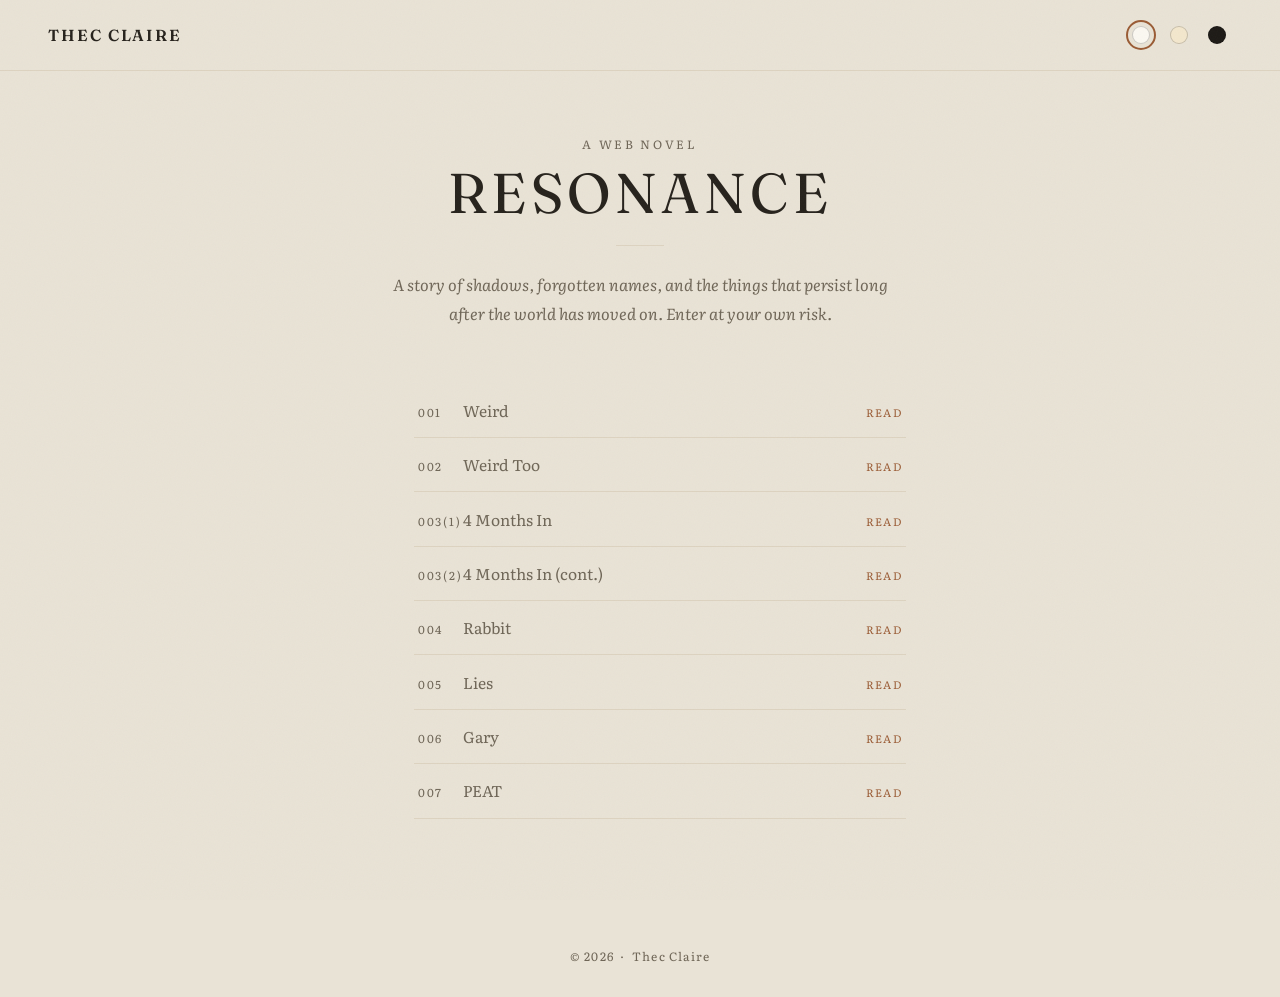
<file: index.html>
<!DOCTYPE html>
<html lang="en" data-theme="day">
<head>
  <meta charset="UTF-8" />
  <meta name="viewport" content="width=device-width, initial-scale=1.0" />
  <title>Resonance | Thec Claire</title>

  <link rel="preconnect" href="https://fonts.googleapis.com">
  <link rel="preconnect" href="https://fonts.gstatic.com" crossorigin>
  <link href="https://fonts.googleapis.com/css2?family=Fraunces:ital,opsz,wght@0,9..144,400;0,9..144,600;1,9..144,400&family=Literata:ital,opsz,wght@0,7..72,400;0,7..72,500;0,7..72,600;1,7..72,400&display=swap" rel="stylesheet">
  <link rel="stylesheet" href="base.css">

  <style>
    /* ── Homepage-specific styles ───────────────────────────────
       No hex colour values here — everything reads from the tokens
       in base.css. If you need a new colour, add a variable there.
       ────────────────────────────────────────────────────────── */

    body {
      background: var(--color-desk);
      color: var(--color-ink);
      font-family: var(--font-body);
      -webkit-font-smoothing: antialiased;
      text-rendering: optimizeLegibility;
      min-height: 100vh;
      display: flex;
      flex-direction: column;
      align-items: center;
      transition: background-color var(--speed) var(--ease), color var(--speed) var(--ease);
    }

    /* Decorative grain texture — the same overlay used on the reader.
       --grain-opacity is 0 in night mode, so it disappears there
       automatically without any JavaScript. */
    body::after {
      content: "";
      position: fixed; inset: 0; z-index: 9999;
      pointer-events: none;
      opacity: var(--grain-opacity);
      background-image: url("data:image/svg+xml,%3Csvg xmlns='http://www.w3.org/2000/svg' width='160' height='160'%3E%3Cfilter id='n'%3E%3CfeTurbulence type='fractalNoise' baseFrequency='0.85' numOctaves='2'/%3E%3C/filter%3E%3Crect width='100%25' height='100%25' filter='url(%23n)'/%3E%3C/svg%3E");
      transition: opacity var(--speed) var(--ease);
    }

    /* ── Site header ─────────────────────────────────────────── */

    .site-header {
      width: 100%;
      display: flex;
      align-items: center;
      justify-content: space-between;
      padding: 1.25rem clamp(1.5rem, 5vw, 3rem);
      border-bottom: 1px solid var(--color-rule);
      transition: border-color var(--speed) var(--ease);
    }

    .site-name {
      font-family: var(--font-display);
      font-size: 1rem;
      font-weight: 600;
      letter-spacing: 0.12em;
      text-transform: uppercase;
      color: var(--color-ink);
      text-decoration: none;
      transition: color 0.2s var(--ease);
    }
    .site-name:hover { color: var(--color-accent); }

    /* Theme switcher — three swatch buttons in the header corner.
       The <button> carries the accessible name via aria-label so the
       decorative swatch <span> can be aria-hidden. Placing the label
       on the button (not a wrapping div) means screen readers announce
       "Day theme, button, pressed" — all the info a user needs. */
    .theme-switcher {
      display: flex;
      gap: 0.5rem;
      align-items: center;
    }

    .theme-btn {
      appearance: none;
      border: 2px solid transparent;
      background: transparent;
      padding: 2px;
      width: 30px;
      height: 30px;
      border-radius: 50%;
      cursor: pointer;
      display: grid;
      place-items: center;
      transition: border-color 0.2s var(--ease);
    }
    /* aria-pressed="true" is the semantic pressed state. The border
       is its visual reflection. Using an ARIA attribute rather than
       a CSS class means assistive technology gets the state directly
       from the HTML — no CSS introspection required. */
    .theme-btn[aria-pressed="true"] { border-color: var(--color-accent); }

    /* Swatch chip — fixed preview colours, not theme-driven.
       These three hex values are the only ones outside base.css;
       they are decorative previews of each theme's page colour,
       not semantic design tokens. */
    .swatch {
      display: block;
      width: 18px;
      height: 18px;
      border-radius: 50%;
      border: 1px solid rgba(0,0,0,.18);
      pointer-events: none;
    }
    .swatch--day   { background: #fbf8f1; }
    .swatch--sepia { background: #f3e7cd; }
    .swatch--night { background: #1d1a16; }

    /* ── Hero ────────────────────────────────────────────────── */

    main {
      width: 100%;
      max-width: 580px;
      padding: 4rem 1.5rem 6rem;
    }

    .hero {
      text-align: center;
      margin-bottom: 3.5rem;
    }

    .hero__label {
      display: block;
      font-size: 0.75rem;
      letter-spacing: 0.22em;
      text-transform: uppercase;
      color: var(--color-ink-soft);
      margin-bottom: 0.75rem;
      transition: color var(--speed) var(--ease);
    }

    /* clamp() scales the title between a min and max size based on
       viewport width — so it looks right on both a phone and a wide
       monitor without a media query. */
    .hero__title {
      font-family: var(--font-display);
      font-size: clamp(2.5rem, 10vw, 3.5rem);
      font-weight: 400;
      letter-spacing: 0.08em;
      text-transform: uppercase;
      color: var(--color-ink);
      line-height: 1;
      transition: color var(--speed) var(--ease);
    }

    .hero__rule {
      width: 48px;
      height: 1px;
      background: var(--color-rule);
      border: 0;
      margin: 1.5rem auto;
      transition: background-color var(--speed) var(--ease);
    }

    .hero__desc {
      font-size: 1rem;
      line-height: 1.8;
      color: var(--color-ink-soft);
      font-style: italic;
      transition: color var(--speed) var(--ease);
    }

    /* ── Chapter list ────────────────────────────────────────── */

    .chapter-list { list-style: none; }

    /* Shared row layout — applies to both <a> (available) and
       <span> (coming soon). Keeping one rule for both means visual
       consistency comes from the HTML structure, not duplicated CSS. */
    .chapter-row {
      display: flex;
      align-items: baseline;
      padding: 0.95rem 0.25rem;
      border-bottom: 1px solid var(--color-rule);
      transition: border-color var(--speed) var(--ease);
    }

    /* <a> rows: interactive, hoverable */
    a.chapter-row {
      text-decoration: none;
      color: var(--color-ink-soft);
      transition:
        color 0.2s var(--ease),
        border-color var(--speed) var(--ease);
    }
    a.chapter-row:hover { color: var(--color-ink); }

    /* <span> rows: coming-soon chapters. Not <a href="#"> because
       a link that goes nowhere is misleading — screen readers announce
       it as a link and keyboard users expect navigation to happen.
       opacity < 1 is WCAG-exempt for inactive/disabled UI elements. */
    span.chapter-row {
      color: var(--color-ink-soft);
      opacity: 0.45;
      cursor: default;
    }

    .ch-number {
      font-size: 0.72rem;
      letter-spacing: 0.15em;
      color: var(--color-ink-soft);
      min-width: 2.8rem;
      transition: color var(--speed) var(--ease);
    }

    .ch-title {
      flex: 1;
      font-size: 0.975rem;
    }

    .ch-status {
      font-size: 0.68rem;
      letter-spacing: 0.12em;
      text-transform: uppercase;
      color: var(--color-ink-soft);
      transition: color var(--speed) var(--ease);
    }

    .ch-status--available { color: var(--color-accent); }

    a.chapter-row.is-read .ch-title::after {
      content: '';
      display: inline-block;
      width: 5px;
      height: 5px;
      background: var(--color-accent);
      border-radius: 50%;
      margin-left: 0.5rem;
      vertical-align: 0.1em;
    }

    /* ── Footer ──────────────────────────────────────────────── */

    footer {
      margin-top: auto;
      padding: 2rem;
      font-size: 0.75rem;
      letter-spacing: 0.1em;
      color: var(--color-ink-soft);
      text-align: center;
      transition: color var(--speed) var(--ease);
    }

    /* ── Mobile (≤ 479 px) ────────────────────────────────────
       Baseline: 375 px. Overrides only — base styles handle most
       cases already via rem units and clamp().
       ────────────────────────────────────────────────────────── */
    @media (max-width: 479px) {
      body { overflow-x: hidden; }

      /* Tighten header so the logo and swatches have more breathing
         room without wasting space on wide side padding */
      .site-header { padding-left: 1rem; padding-right: 1rem; }

      /* Theme swatch buttons: expand tap area to 44 × 44 px.
         The visible swatch stays 18 px — only the clickable zone grows. */
      .theme-btn { width: 44px; height: 44px; }

      /* Chapter rows already reach ~48 px via padding — no change
         needed, but ensure nothing clips on the edges */
      .chapter-row { padding-left: 0; padding-right: 0; }
    }
  </style>
</head>
<body>

  <!-- First element in <body> — keyboard users can skip the header
       and jump straight to the chapter list without tabbing through
       the site name and theme buttons. -->
  <a class="skip" href="#main">Skip to content</a>

  <header class="site-header">
    <a href="index.html" class="site-name">Thec Claire</a>

    <!-- role="group" + aria-label groups the three buttons so a
         screen reader announces "Colour theme, group" before reading
         each button — context before content. -->
    <div class="theme-switcher" role="group" aria-label="Colour theme">
      <button class="theme-btn" data-theme-set="day"   aria-pressed="true"  aria-label="Day theme">
        <span class="swatch swatch--day"   aria-hidden="true"></span>
      </button>
      <button class="theme-btn" data-theme-set="sepia" aria-pressed="false" aria-label="Sepia theme">
        <span class="swatch swatch--sepia" aria-hidden="true"></span>
      </button>
      <button class="theme-btn" data-theme-set="night" aria-pressed="false" aria-label="Night theme">
        <span class="swatch swatch--night" aria-hidden="true"></span>
      </button>
    </div>
  </header>

  <main id="main">
    <div class="hero">
      <span class="hero__label">A Web Novel</span>
      <h1 class="hero__title">Resonance</h1>
      <!-- aria-hidden: the <hr> is decorative spacing, not a
           structural section break that a screen reader needs to
           announce. -->
      <hr class="hero__rule" aria-hidden="true">
      <p class="hero__desc">
        A story of shadows, forgotten names, and the things that persist
        long after the world has moved on. Enter at your own risk.
      </p>
    </div>

    <ul class="chapter-list" aria-label="Chapters">
      <li>
        <a href="reader.html?ch=chapter1-weird" class="chapter-row">
          <span class="ch-number">001</span>
          <span class="ch-title">Weird</span>
          <span class="ch-status ch-status--available">Read</span>
        </a>
      </li>
      <li>
        <a href="reader.html?ch=chapter2-weird-too" class="chapter-row">
          <span class="ch-number">002</span>
          <span class="ch-title">Weird Too</span>
          <span class="ch-status ch-status--available">Read</span>
        </a>
      </li>
      <li>
        <a href="reader.html?ch=chapter3-1-4-months-in" class="chapter-row">
          <span class="ch-number">003(1)</span>
          <span class="ch-title">4 Months In</span>
          <span class="ch-status ch-status--available">Read</span>
        </a>
      </li>
      <li>
        <a href="reader.html?ch=chapter3-2-4-months-in" class="chapter-row">
          <span class="ch-number">003(2)</span>
          <span class="ch-title">4 Months In (cont.)</span>
          <span class="ch-status ch-status--available">Read</span>
        </a>
      </li>
      <li>
        <a href="reader.html?ch=chapter4-rabbit" class="chapter-row">
          <span class="ch-number">004</span>
          <span class="ch-title">Rabbit</span>
          <span class="ch-status ch-status--available">Read</span>
        </a>
      </li>
      <li>
        <a href="reader.html?ch=chapter5-lies" class="chapter-row">
          <span class="ch-number">005</span>
          <span class="ch-title">Lies</span>
          <span class="ch-status ch-status--available">Read</span>
        </a>
      </li>
      <li>
        <a href="reader.html?ch=chapter6-gary" class="chapter-row">
          <span class="ch-number">006</span>
          <span class="ch-title">Gary</span>
          <span class="ch-status ch-status--available">Read</span>
        </a>
      </li>
      <li>
        <a href="reader.html?ch=chapter7-peat" class="chapter-row">
          <span class="ch-number">007</span>
          <span class="ch-title">PEAT</span>
          <span class="ch-status ch-status--available">Read</span>
        </a>
      </li>
    </ul>
  </main>

  <footer>
    <p>&copy; 2026 &nbsp;&middot;&nbsp; Thec Claire</p>
  </footer>

  <script>
    const root = document.documentElement;
    const themeBtns = document.querySelectorAll('[data-theme-set]');

    // Identical logic to reader.html — same function signature, same
    // aria-pressed toggle. One source of truth for *what* a theme is
    // (base.css); one pattern for *switching* it (this function).
    function setTheme(name) {
      root.setAttribute('data-theme', name);
      themeBtns.forEach(b => b.setAttribute('aria-pressed', String(b.dataset.themeSet === name)));
      localStorage.setItem('tl-theme', name);
    }

    themeBtns.forEach(b => b.addEventListener('click', () => setTheme(b.dataset.themeSet)));

    // Restore saved theme; fall back to OS preference, then day.
    const savedTheme = localStorage.getItem('tl-theme');
    if (savedTheme) setTheme(savedTheme);
    else if (window.matchMedia('(prefers-color-scheme: dark)').matches) setTheme('night');

    document.querySelectorAll('a.chapter-row').forEach(a => {
      const id = new URL(a.href).searchParams.get('ch');
      if (id && localStorage.getItem('tl-read-' + id)) a.classList.add('is-read');
    });
  </script>

</body>
</html>
</file>
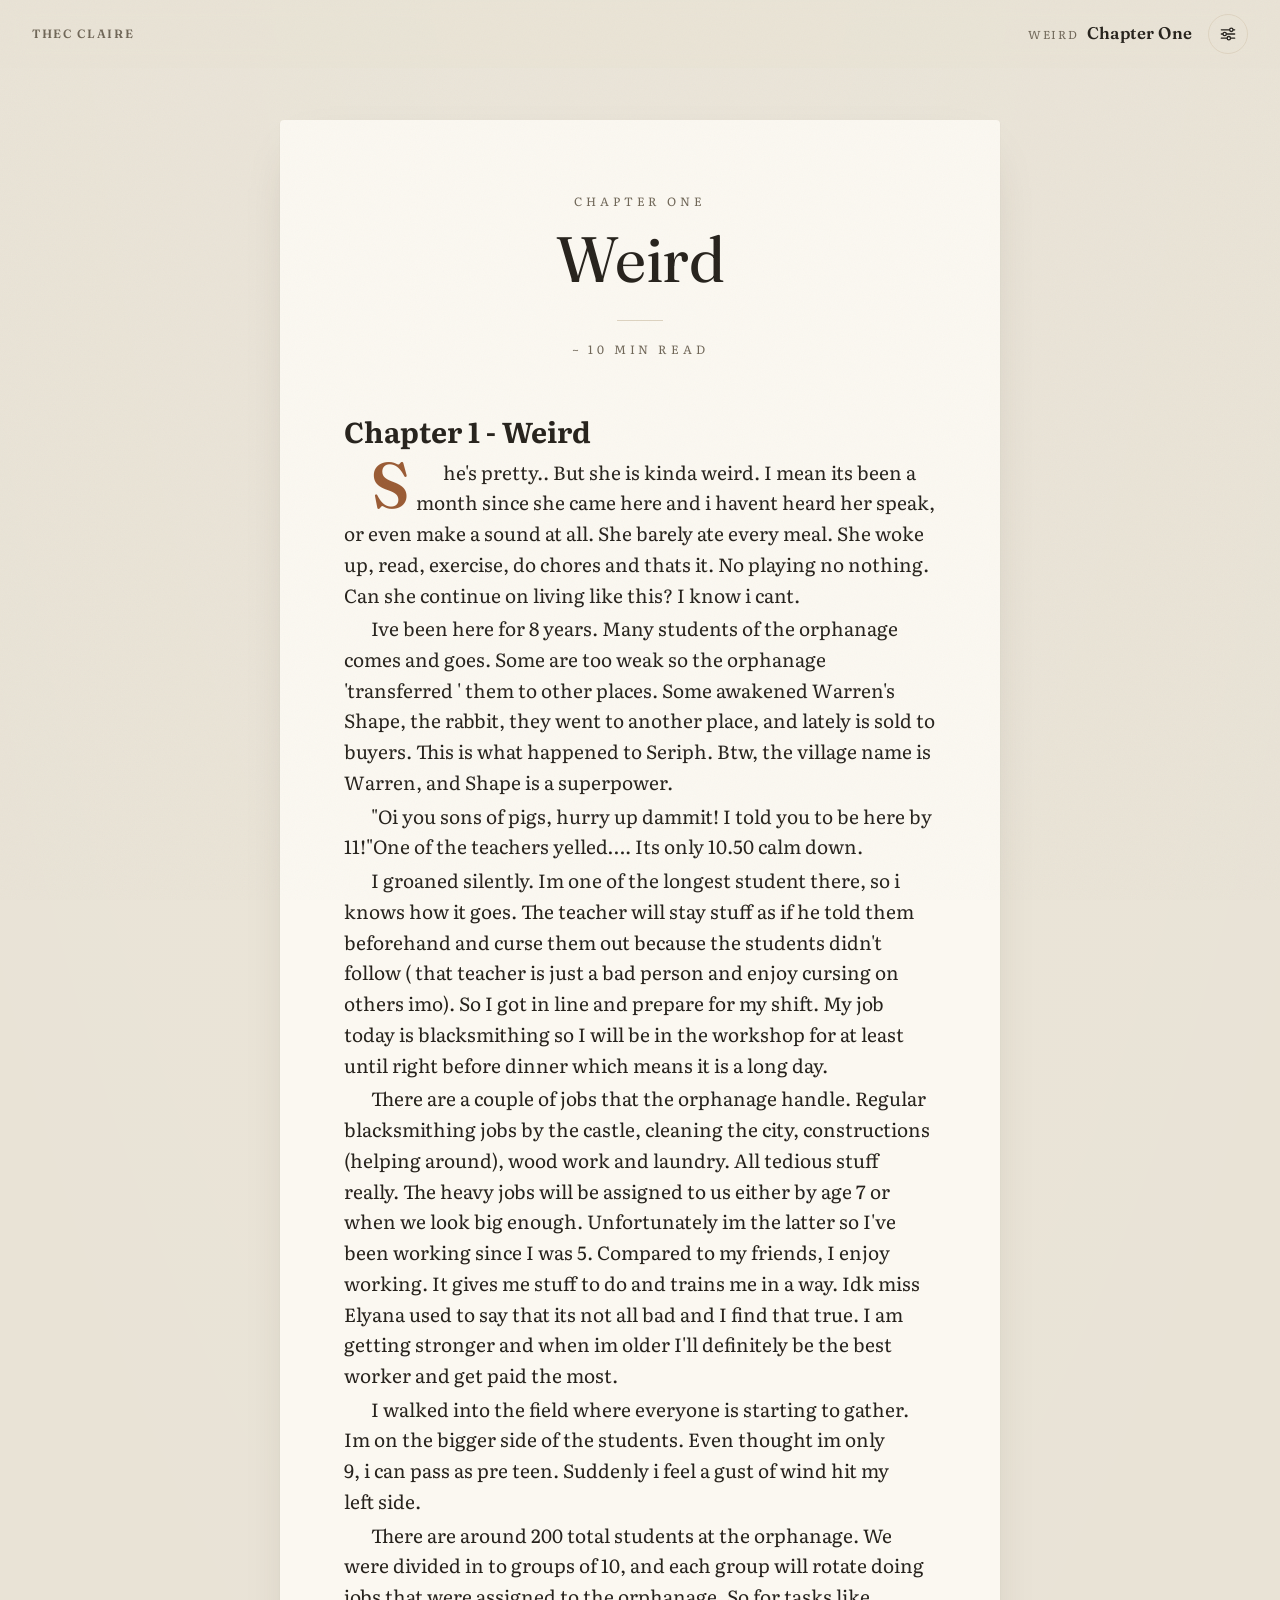
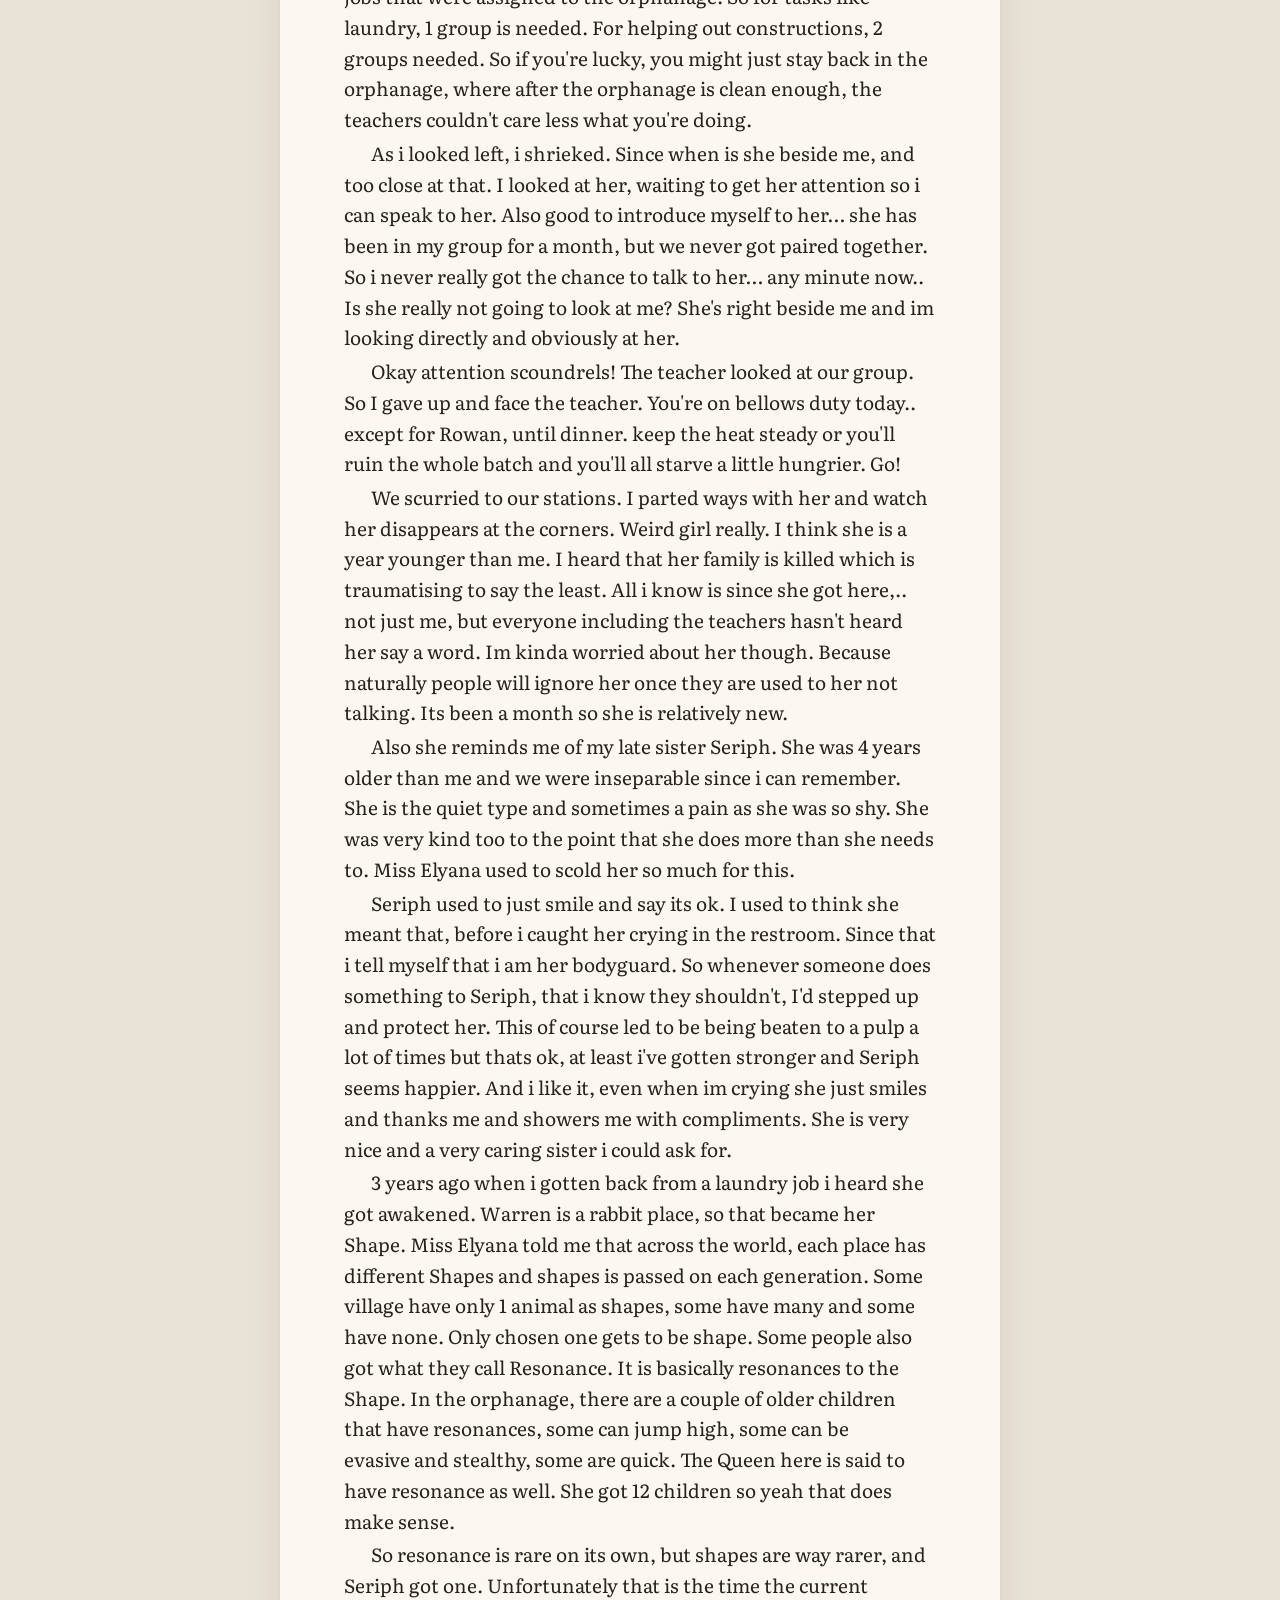
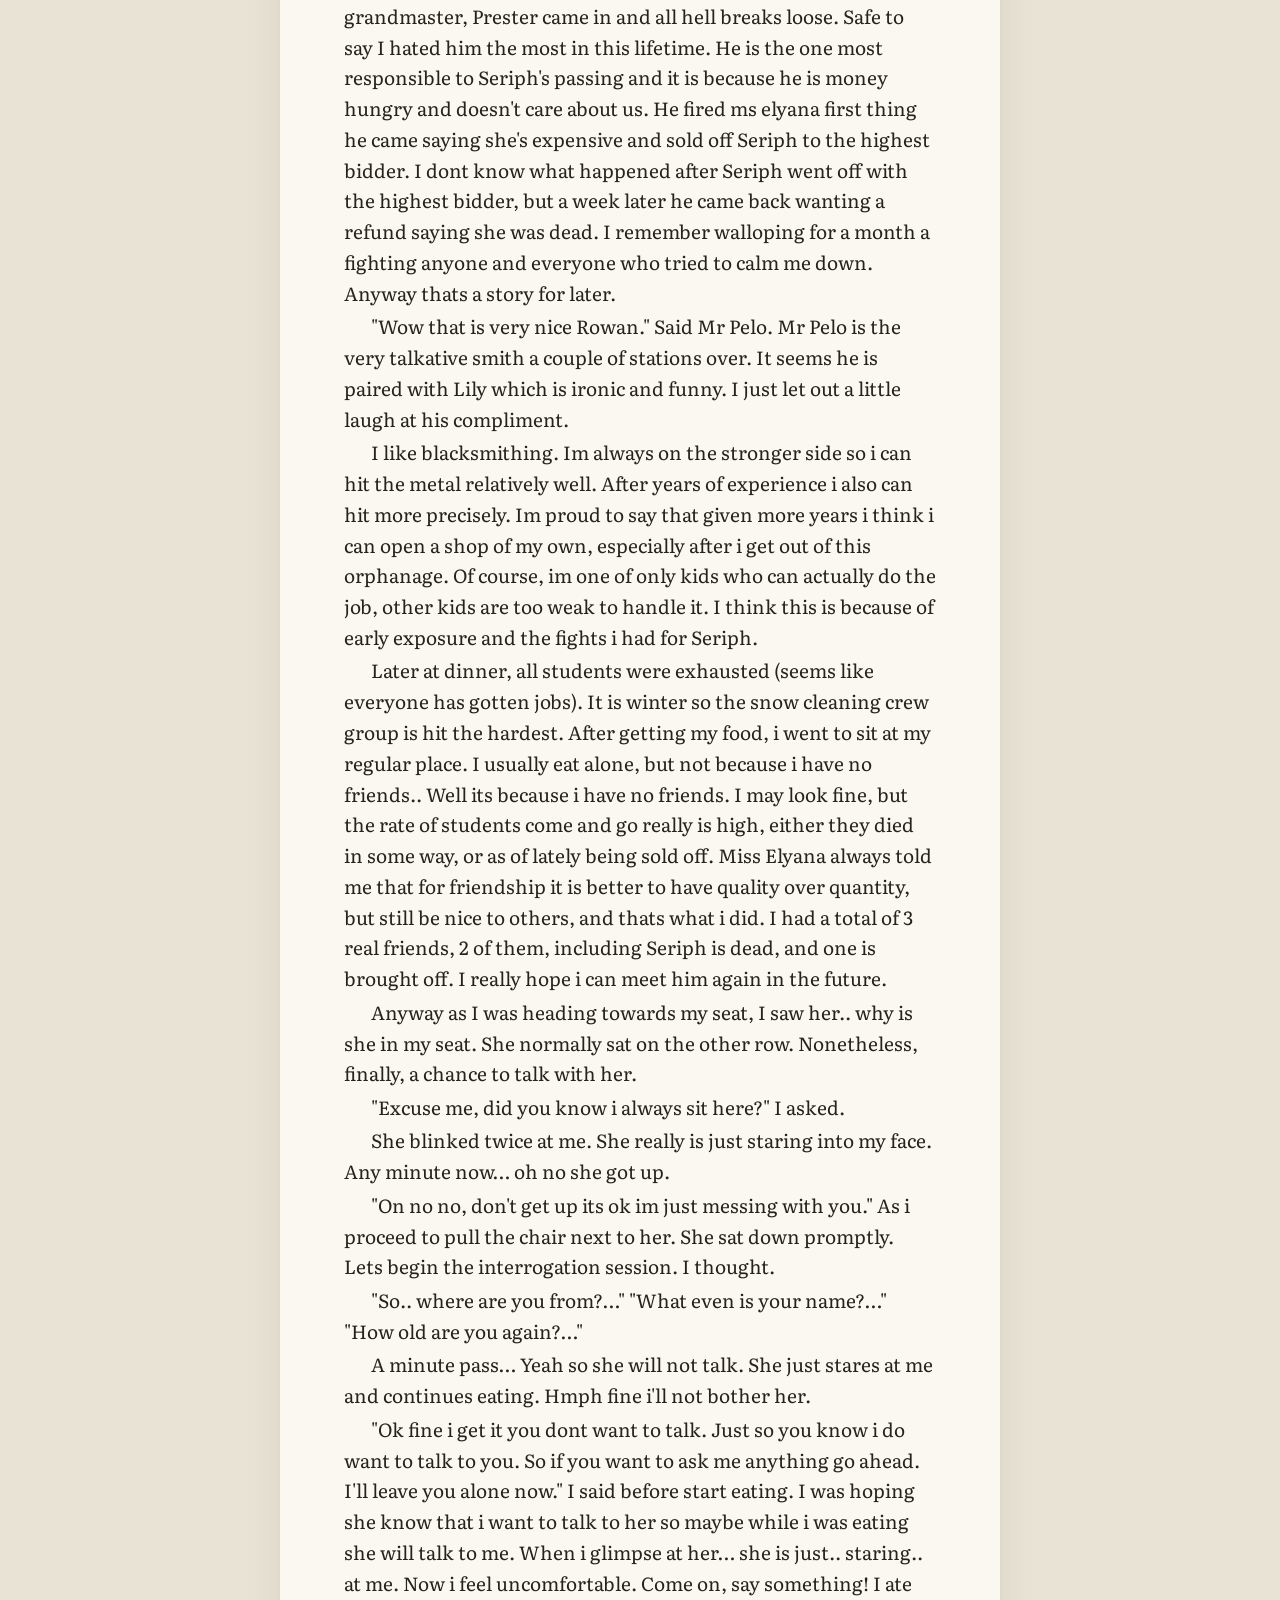
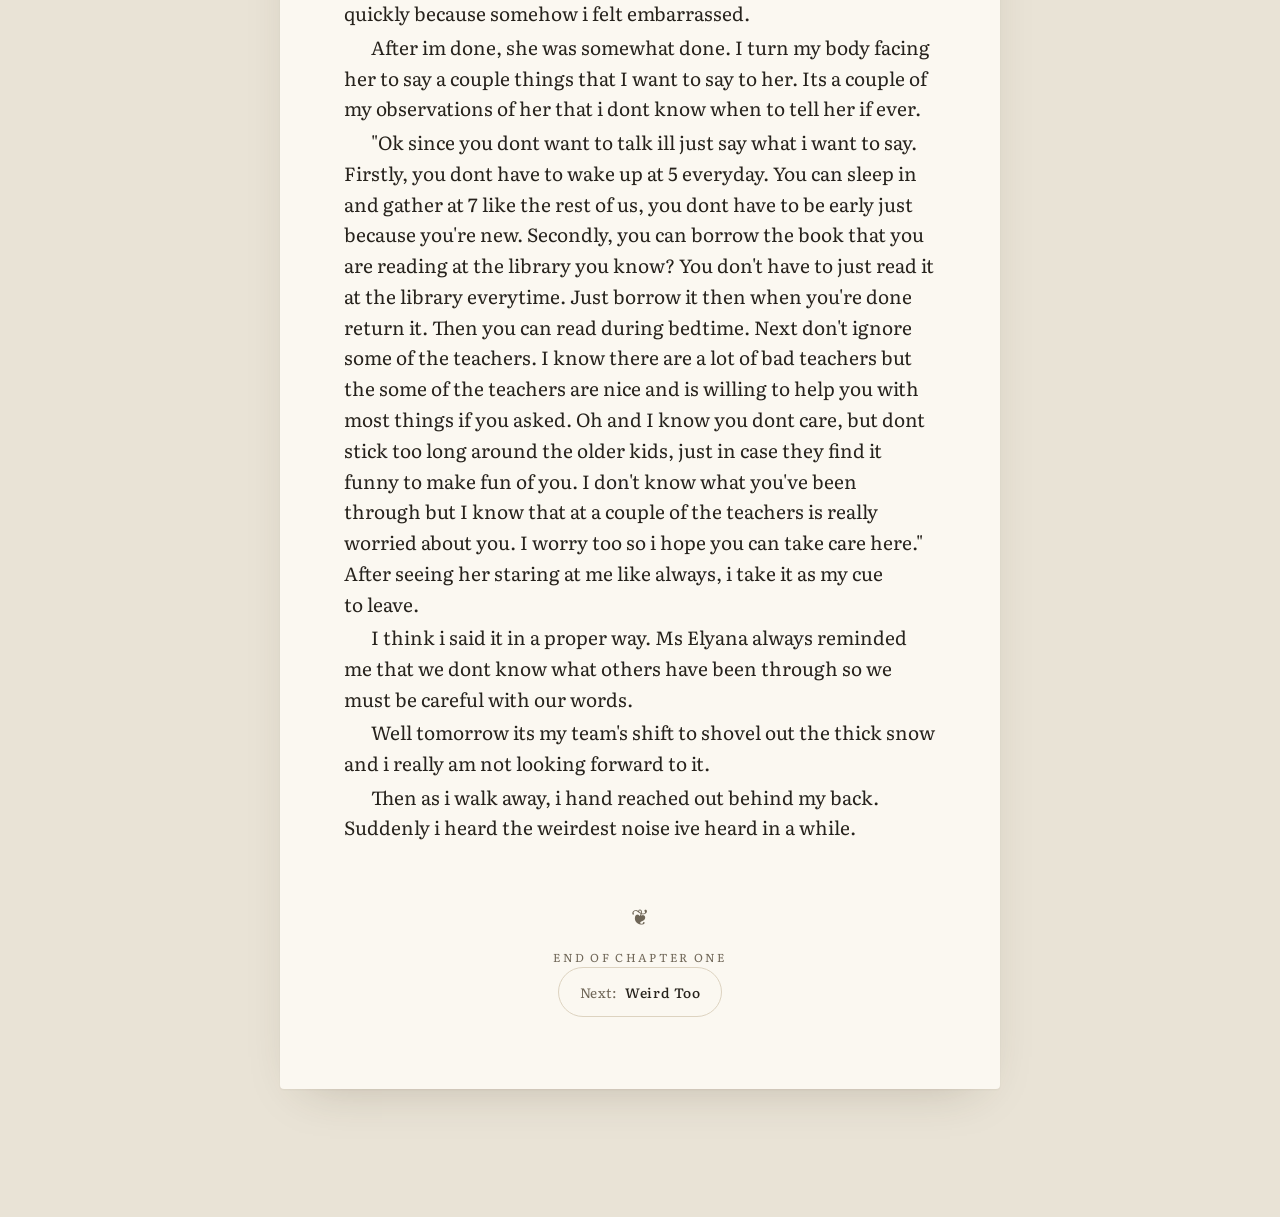
<file: reader.html>
<!DOCTYPE html>
<html lang="en" data-theme="day">
<head>
<meta charset="UTF-8">
<meta name="viewport" content="width=device-width, initial-scale=1.0">
<title>Resonance | Thec Claire</title>

<link rel="preconnect" href="https://fonts.googleapis.com">
<link rel="preconnect" href="https://fonts.gstatic.com" crossorigin>
<link href="https://fonts.googleapis.com/css2?family=Fraunces:ital,opsz,wght@0,9..144,400;0,9..144,600;1,9..144,400&family=Literata:ital,opsz,wght@0,7..72,400;0,7..72,500;0,7..72,600;1,7..72,400&display=swap" rel="stylesheet">

<link rel="stylesheet" href="base.css">
<script src="lib/marked.min.js"></script>
<style>
  /* Reading-specific layout tokens. Colour, font, and timing
     tokens live in base.css — the one source of truth for theming. */
  :root {
    --reading-size: 1.1875rem;
    --reading-leading: 1.62;
    --measure: 80ch;
  }

  body {
    background: var(--color-desk);
    background-image: radial-gradient(120% 80% at 50% -10%, rgba(255,255,255,.10), transparent 60%);
    color: var(--color-ink);
    font-family: var(--font-body);
    font-optical-sizing: auto;
    line-height: var(--reading-leading);
    -webkit-font-smoothing: antialiased;
    text-rendering: optimizeLegibility;
    transition: background-color var(--speed) var(--ease), color var(--speed) var(--ease);
  }

  body::after {
    content: "";
    position: fixed; inset: 0; z-index: 9999;
    pointer-events: none;
    opacity: var(--grain-opacity);
    background-image: url("data:image/svg+xml,%3Csvg xmlns='http://www.w3.org/2000/svg' width='160' height='160'%3E%3Cfilter id='n'%3E%3CfeTurbulence type='fractalNoise' baseFrequency='0.85' numOctaves='2'/%3E%3C/filter%3E%3Crect width='100%25' height='100%25' filter='url(%23n)'/%3E%3C/svg%3E");
    transition: opacity var(--speed) var(--ease);
  }

  .progress { position: fixed; top: 0; left: 0; right: 0; height: 3px; z-index: 60; background: transparent; }
  .progress__fill { height: 100%; width: 0%; background: var(--color-accent); transition: width .1s linear; }

  .bar {
    position: fixed; top: 0; left: 0; right: 0; z-index: 50;
    display: flex; align-items: center; justify-content: space-between; gap: 1rem;
    padding: .85rem clamp(1rem, 4vw, 2rem);
    background: color-mix(in srgb, var(--color-desk) 82%, transparent);
    backdrop-filter: blur(10px);
    border-bottom: 1px solid transparent;
    transition: transform var(--speed) var(--ease), border-color var(--speed) var(--ease), background-color var(--speed) var(--ease), opacity var(--speed) var(--ease);
  }
  .bar.is-hidden { transform: translateY(-110%); }
  .bar.is-scrolled { border-bottom-color: var(--color-rule); }
  .bar__title { font-family: var(--font-display); font-weight: 600; font-size: 1.05rem; letter-spacing: .01em; display: flex; align-items: baseline; gap: .55rem; }
  .bar__title small { font-family: var(--font-body); font-weight: 400; font-size: .72rem; letter-spacing: .14em; text-transform: uppercase; color: var(--color-ink-soft); }
  .bar__actions { display: flex; align-items: center; gap: 1rem; }
  .bar__home { font-family: var(--font-display); font-size: .75rem; font-weight: 600; letter-spacing: .14em; text-transform: uppercase; color: var(--color-ink-soft); text-decoration: none; transition: color .2s var(--ease); }
  .bar__home:hover { color: var(--color-ink); }

  .iconbtn {
    appearance: none; border: 1px solid var(--color-rule);
    background: transparent; color: var(--color-ink);
    width: 40px; height: 40px; border-radius: 50%;
    display: grid; place-items: center; cursor: pointer;
    transition: background-color .2s var(--ease), border-color .2s var(--ease), color .2s var(--ease);
  }
  .iconbtn:hover { background: color-mix(in srgb, var(--color-ink) 7%, transparent); }
  .iconbtn svg { width: 20px; height: 20px; }

  main { padding: 7.5rem clamp(1.1rem, 5vw, 2rem) 8rem; }

  .page {
    max-width: var(--measure);
    margin: 0 auto;
    background: var(--color-page);
    box-shadow: var(--page-shadow);
    border-radius: 4px;
    padding: clamp(2rem, 6vw, 4.5rem) clamp(1.4rem, 6vw, 4rem);
    transition: background-color var(--speed) var(--ease), box-shadow var(--speed) var(--ease);
  }

  .opener { text-align: center; margin-bottom: 3rem; }
  .opener__eyebrow { font-size: .75rem; letter-spacing: .32em; text-transform: uppercase; color: var(--color-ink-soft); display: block; margin-bottom: .9rem; }
  .opener__title { font-family: var(--font-display); font-weight: 400; font-size: clamp(2.6rem, 9vw, 4rem); line-height: 1.02; letter-spacing: -.01em; }
  .opener__rule { width: 46px; height: 1px; background: var(--color-rule); border: 0; margin: 1.8rem auto 0; }
  .opener__readtime { font-size: .75rem; letter-spacing: .32em; text-transform: uppercase; color: var(--color-ink-soft); display: block; margin-top: 1.2rem; }

  article { font-size: var(--reading-size); transition: font-size .25s var(--ease); }
  article p {
    text-indent: 1.4em;
    margin-top: .15em;
    text-wrap: pretty;
    hanging-punctuation: first;
  }
  .opener + p { text-indent: 0; }

  /* drop cap on the first paragraph. text-transform renders the first
     glyph as a capital (book convention) without altering the text. */
  article > p:first-of-type::first-letter {
    font-family: var(--font-display);
    font-weight: 600;
    text-transform: uppercase;
    float: left;
    font-size: 3.4em;
    line-height: .76;
    padding: .06em .12em 0 0;
    color: var(--color-accent);
  }

  /* a neutral scene break (no invented title) */
  .scenebreak { text-align: center; color: var(--color-rule); font-family: var(--font-display); font-size: 1.1rem; margin: 2.6rem 0; letter-spacing: .3em; }

  /* stacked rapid-fire dialogue keeps the manuscript's line rhythm */
  .stack { text-indent: 0; }
  .stack br { content: ""; }

  article em { font-style: italic; }

  .endmark { text-align: center; margin-top: 3.5rem; color: var(--color-ink-soft); }
  .endmark__sym { font-family: var(--font-display); font-size: 1.4rem; }
  .endmark__label { font-size: .72rem; letter-spacing: .2em; text-transform: uppercase; margin-top: .8rem; }
  .nextchap, .prevchap { display: inline-flex; align-items: center; gap: .5rem; margin-top: 2.4rem; padding: .8rem 1.3rem; border: 1px solid var(--color-rule); border-radius: 100px; font-size: .85rem; letter-spacing: .04em; color: var(--color-ink-soft); font-family: var(--font-body); text-decoration: none; transition: border-color .2s var(--ease), color .2s var(--ease); }
  .nextchap:hover, .prevchap:hover { border-color: var(--color-ink-soft); color: var(--color-ink); }
  .nextchap span, .prevchap span { color: var(--color-ink); font-weight: 500; }
  .chap-nav { display: flex; gap: .8rem; flex-wrap: wrap; justify-content: center; }
  .chap-nav .nextchap, .chap-nav .prevchap { margin-top: 0; }

  .scrim { position: fixed; inset: 0; z-index: 70; background: rgba(20,15,8,.32); opacity: 0; visibility: hidden; transition: opacity var(--speed) var(--ease), visibility var(--speed) var(--ease); }
  .scrim.is-open { opacity: 1; visibility: visible; }

  .panel {
    position: fixed; z-index: 80; right: 0; top: 0; bottom: 0;
    width: min(360px, 100%);
    background: var(--color-page);
    border-left: 1px solid var(--color-rule);
    padding: 1.6rem clamp(1.2rem, 5vw, 1.8rem);
    transform: translateX(100%);
    transition: transform var(--speed) var(--ease), background-color var(--speed) var(--ease);
    overflow-y: auto;
  }
  .panel.is-open { transform: translateX(0); }
  .panel__head { display: flex; align-items: center; justify-content: space-between; margin-bottom: 2rem; }
  .panel__head h2 { font-family: var(--font-display); font-weight: 600; font-size: 1.3rem; }

  .field { margin-bottom: 2.1rem; }
  .field__label { font-size: .72rem; letter-spacing: .16em; text-transform: uppercase; color: var(--color-ink-soft); margin-bottom: .8rem; display: block; }

  .seg { display: flex; gap: 6px; }
  .seg button {
    flex: 1; appearance: none; cursor: pointer;
    border: 1px solid var(--color-rule); background: transparent;
    color: var(--color-ink); font-family: var(--font-body);
    padding: .7rem .4rem; border-radius: 9px; font-size: .9rem;
    transition: all .2s var(--ease);
  }
  .seg button:hover { border-color: var(--color-ink-soft); }
  .seg button[aria-pressed="true"] { background: var(--color-accent); border-color: var(--color-accent); color: #fff; }
  [data-theme="night"] .seg button[aria-pressed="true"] { color: #1d1a16; }

  .seg--theme button { display: flex; flex-direction: column; align-items: center; gap: .5rem; }
  .swatch { width: 22px; height: 22px; border-radius: 50%; border: 1px solid rgba(0,0,0,.15); }
  .swatch--day   { background: #fbf8f1; }
  .swatch--sepia { background: #f3e7cd; }
  .swatch--night { background: #1d1a16; }

  .stepper { display: flex; align-items: center; justify-content: space-between; gap: 1rem; }
  .stepper button { appearance: none; cursor: pointer; width: 52px; height: 44px; border: 1px solid var(--color-rule); background: transparent; color: var(--color-ink); border-radius: 9px; font-family: var(--font-display); transition: all .2s var(--ease); }
  .stepper button:hover:not(:disabled) { border-color: var(--color-ink-soft); }
  .stepper button:disabled { opacity: .35; cursor: not-allowed; }
  .stepper button.minus { font-size: 1rem; }
  .stepper button.plus  { font-size: 1.5rem; }
  .stepper__val { font-family: var(--font-body); color: var(--color-ink-soft); font-size: .9rem; min-width: 4ch; text-align: center; }

  .panel__note { margin-top: 1rem; font-size: .8rem; line-height: 1.5; color: var(--color-ink-soft); border-top: 1px solid var(--color-rule); padding-top: 1.4rem; }

  @font-face {
    font-family: 'OpenDyslexic';
    src: url('https://cdn.jsdelivr.net/npm/open-dyslexic@1.0.3/open-dyslexic-regular.woff2') format('woff2');
    font-weight: normal;
    font-style: normal;
    font-display: swap;
  }

  body.font-dyslexic article { font-family: 'OpenDyslexic', sans-serif; }

  .panel__subnote { font-size: .78rem; line-height: 1.5; color: var(--color-ink-soft); margin-top: .45rem; }

  .shortcuts { display: flex; flex-direction: column; gap: .45rem; }
  .shortcut { display: flex; align-items: baseline; gap: .35rem; font-size: .78rem; color: var(--color-ink-soft); }
  .shortcut kbd { font-family: var(--font-body); font-size: .7rem; background: color-mix(in srgb, var(--color-ink) 8%, transparent); border: 1px solid var(--color-rule); border-radius: 4px; padding: .1em .35em; color: var(--color-ink); }

  .toast {
    position: fixed; bottom: 2rem; left: 50%; transform: translateX(-50%);
    z-index: 100;
    background: var(--color-page); border: 1px solid var(--color-rule);
    color: var(--color-ink); font-family: var(--font-body);
    padding: .55rem 1.1rem; border-radius: 100px;
    font-size: .82rem; letter-spacing: .04em;
    opacity: 0; pointer-events: none;
    transition: opacity .25s var(--ease);
    white-space: nowrap;
  }
  .toast.is-visible { opacity: 1; }

  body.focus-mode {
    background-color: color-mix(in srgb, var(--color-desk) 10%, var(--color-page));
    background-image: none;
  }
  body.focus-mode::after { opacity: 0; }
  body.focus-mode .bar { opacity: 0.1; pointer-events: none; }

  /* ── Mobile (≤ 479 px) ──────────────────────────────────────
     Baseline: 375 px (iPhone SE / 14 Pro). Every rule here is a
     targeted override — the base styles already do a lot of the
     heavy lifting via clamp() and relative units.
     ────────────────────────────────────────────────────────── */
  @media (max-width: 479px) {
    /* Stop any oversized element from creating horizontal scroll */
    body { overflow-x: hidden; }

    /* Bar: the chapter label is redundant on mobile — the opener
       heading directly below already shows it. Hiding it prevents
       "Thec Claire … 4 Months In · Chapter 3, Part 1 … ⚙" from
       cramming into 375 px. Bar becomes: [Home] ————— [⚙] */
    .bar__title { display: none; }

    /* Touch target: WCAG 2.5.5 recommends 44 × 44 px minimum.
       The icon stays 20 px; the extra area is padding. */
    .iconbtn { width: 44px; height: 44px; }

    /* Settings panel: full-width drawer on phones — 360 px on a
       375 px screen leaves only a 15 px sliver of scrim showing,
       which looks unintentional rather than deliberate. */
    .panel { width: 100%; }

    /* Compensate for the shorter bar (no chapter label row) */
    main { padding-top: 6rem; }

    /* Prevent rare long unbroken words in story text from pushing
       the layout wider than the viewport. */
    article { overflow-wrap: break-word; }
  }
</style>
</head>
<body>

<a class="skip" href="#story">Skip to story</a>

<div class="progress" aria-hidden="true"><div class="progress__fill" id="progressFill"></div></div>

<header class="bar" id="bar">
  <a href="index.html" class="bar__home">Thec Claire</a>
  <div class="bar__actions">
    <div class="bar__title"><small id="bar-title"></small> <span id="bar-chapter"></span></div>
    <button class="iconbtn" id="openSettings" aria-label="Reading settings" aria-haspopup="dialog">
      <svg viewBox="0 0 24 24" fill="none" stroke="currentColor" stroke-width="1.6" stroke-linecap="round" stroke-linejoin="round">
        <path d="M4 7h10M18 7h2M4 12h2M10 12h10M4 17h7M15 17h5"/>
        <circle cx="16" cy="7" r="2" fill="var(--color-page)"/><circle cx="8" cy="12" r="2" fill="var(--color-page)"/><circle cx="13" cy="17" r="2" fill="var(--color-page)"/>
      </svg>
    </button>
  </div>
</header>

<main>
  <div class="page" id="story">
    <div class="opener">
      <span class="opener__eyebrow" id="ch-eyebrow"></span>
      <h1 class="opener__title" id="ch-title"></h1>
      <hr class="opener__rule">
      <span class="opener__readtime" id="ch-readtime"></span>
    </div>

    <article id="ch-article"></article>
  </div>
</main>

<div class="scrim" id="scrim"></div>
<aside class="panel" id="panel" role="dialog" aria-modal="true" aria-label="Reading settings" aria-hidden="true">
  <div class="panel__head">
    <h2>Reading</h2>
    <button class="iconbtn" id="closeSettings" aria-label="Close settings">
      <svg viewBox="0 0 24 24" fill="none" stroke="currentColor" stroke-width="1.7" stroke-linecap="round"><path d="M6 6l12 12M18 6L6 18"/></svg>
    </button>
  </div>

  <div class="field">
    <span class="field__label">Theme</span>
    <div class="seg seg--theme" role="group" aria-label="Theme">
      <button data-theme-set="day"   aria-pressed="true"><span class="swatch swatch--day"></span>Day</button>
      <button data-theme-set="sepia" aria-pressed="false"><span class="swatch swatch--sepia"></span>Sepia</button>
      <button data-theme-set="night" aria-pressed="false"><span class="swatch swatch--night"></span>Night</button>
    </div>
  </div>

  <div class="field">
    <span class="field__label">Text size</span>
    <div class="stepper">
      <button class="minus" id="sizeDown" aria-label="Decrease text size">A</button>
      <span class="stepper__val" id="sizeVal">Medium</span>
      <button class="plus" id="sizeUp" aria-label="Increase text size">A</button>
    </div>
  </div>

  <div class="field">
    <span class="field__label">Line spacing</span>
    <div class="seg" role="group" aria-label="Line spacing">
      <button data-leading="1.45" aria-pressed="false">Tight</button>
      <button data-leading="1.62" aria-pressed="true">Normal</button>
      <button data-leading="1.85" aria-pressed="false">Relaxed</button>
    </div>
  </div>

  <div class="field">
    <span class="field__label">Accessibility</span>
    <div class="seg">
      <button id="toggleDyslexic" aria-pressed="false">OpenDyslexic</button>
    </div>
    <p class="panel__subnote">Typeface designed for easier reading with dyslexia</p>
    <div class="seg" style="margin-top:.8rem">
      <button id="toggleBionic" aria-pressed="false">Bionic Reading</button>
    </div>
    <p class="panel__subnote">Bolds the first half of each word to guide your eyes</p>
  </div>

  <div class="field">
    <span class="field__label">Keyboard shortcuts</span>
    <div class="shortcuts">
      <div class="shortcut"><kbd>→</kbd> <kbd>L</kbd> <span>Next chapter</span></div>
      <div class="shortcut"><kbd>←</kbd> <kbd>H</kbd> <span>Previous chapter</span></div>
      <div class="shortcut"><kbd>T</kbd> <span>Cycle theme</span></div>
      <div class="shortcut"><kbd>F</kbd> <span>Focus mode</span></div>
    </div>
  </div>

  <p class="panel__note">Your settings are saved to this browser and persist between visits. The theme also follows your device's dark-mode preference on first visit.</p>
</aside>

<div id="toast" class="toast" aria-live="polite"></div>

<script>
  // ── Chapter manifest ───────────────────────────────────────
  // Add a chapter here when it's ready. The id must match the
  // filename in "arc 1/" (without the .md extension).
  const CHAPTERS = [
    { id: 'chapter1-weird',          num: '1',   display: 'Chapter One',          title: 'Weird'               },
    { id: 'chapter2-weird-too',      num: '2',   display: 'Chapter Two',          title: 'Weird Too'           },
    { id: 'chapter3-1-4-months-in',  num: '3.1', display: 'Chapter 3, Part 1',    title: '4 Months In (Part 1)'},
    { id: 'chapter3-2-4-months-in',  num: '3.2', display: 'Chapter 3, Part 2',    title: '4 Months In (Part 2)'},
    { id: 'chapter4-rabbit',         num: '4',   display: 'Chapter Four',         title: 'Rabbit'              },
    { id: 'chapter5-lies',           num: '5',   display: 'Chapter Five',         title: 'Lies'                },
    { id: 'chapter6-gary',           num: '6',   display: 'Chapter Six',          title: 'Gary'                },
    { id: 'chapter7-peat',           num: '7',   display: 'Chapter Seven',        title: 'PEAT'                },
  ];

  const root = document.documentElement;

  history.scrollRestoration = 'manual';

  let currentChId = '';
  let currentNext = null;
  let currentPrev = null;
  let saveScrollTimer;

  // ── Reading progress bar ────────────────────────────────────
  const fill = document.getElementById('progressFill');
  const bar  = document.getElementById('bar');
  let lastY  = 0;
  function onScroll() {
    const y   = window.scrollY;
    const max = document.documentElement.scrollHeight - window.innerHeight;
    fill.style.width = (max > 0 ? (y / max) * 100 : 0) + '%';
    bar.classList.toggle('is-scrolled', y > 10);
    if (y > lastY && y > 140) bar.classList.add('is-hidden');
    else bar.classList.remove('is-hidden');
    lastY = y;
    clearTimeout(saveScrollTimer);
    saveScrollTimer = setTimeout(() => {
      if (currentChId) localStorage.setItem('tl-pos-' + currentChId, window.scrollY);
    }, 300);
  }
  window.addEventListener('scroll', onScroll, { passive: true });

  // ── Settings panel ──────────────────────────────────────────
  const panel = document.getElementById('panel');
  const scrim = document.getElementById('scrim');
  function openPanel()  { panel.classList.add('is-open'); scrim.classList.add('is-open'); panel.setAttribute('aria-hidden', 'false'); }
  function closePanel() { panel.classList.remove('is-open'); scrim.classList.remove('is-open'); panel.setAttribute('aria-hidden', 'true'); }
  document.getElementById('openSettings').addEventListener('click', openPanel);
  document.getElementById('closeSettings').addEventListener('click', closePanel);
  scrim.addEventListener('click', closePanel);
  document.addEventListener('keydown', e => { if (e.key === 'Escape') closePanel(); });
  document.addEventListener('click', e => {
    if (e.target.closest('.nextchap, .prevchap') && currentChId)
      localStorage.removeItem('tl-pos-' + currentChId);
  });

  // ── Theme switcher ──────────────────────────────────────────
  const themeBtns = document.querySelectorAll('[data-theme-set]');
  function setTheme(name) {
    root.setAttribute('data-theme', name);
    themeBtns.forEach(b => b.setAttribute('aria-pressed', String(b.dataset.themeSet === name)));
    localStorage.setItem('tl-theme', name);
  }
  themeBtns.forEach(b => b.addEventListener('click', () => setTheme(b.dataset.themeSet)));
  // Restore saved theme; fall back to OS preference, then day
  const savedTheme = localStorage.getItem('tl-theme');
  if (savedTheme) setTheme(savedTheme);
  else if (window.matchMedia('(prefers-color-scheme: dark)').matches) setTheme('night');

  // ── Text size ───────────────────────────────────────────────
  const sizes     = [1.0, 1.0938, 1.1875, 1.3125, 1.4375];
  const sizeNames = ['Small', 'Cozy', 'Medium', 'Large', 'X-Large'];
  let sizeIdx = 2;
  const sizeVal  = document.getElementById('sizeVal');
  const sizeUp   = document.getElementById('sizeUp');
  const sizeDown = document.getElementById('sizeDown');
  function applySize() {
    root.style.setProperty('--reading-size', sizes[sizeIdx] + 'rem');
    sizeVal.textContent  = sizeNames[sizeIdx];
    sizeDown.disabled    = sizeIdx === 0;
    sizeUp.disabled      = sizeIdx === sizes.length - 1;
    localStorage.setItem('tl-size', sizeIdx);
  }
  sizeUp.addEventListener('click',   () => { if (sizeIdx < sizes.length - 1) { sizeIdx++; applySize(); } });
  sizeDown.addEventListener('click', () => { if (sizeIdx > 0)               { sizeIdx--; applySize(); } });
  const savedSize = localStorage.getItem('tl-size');
  if (savedSize !== null) sizeIdx = parseInt(savedSize, 10);
  applySize();

  // ── Line spacing ────────────────────────────────────────────
  const leadBtns = document.querySelectorAll('[data-leading]');
  function applyLeading(value) {
    root.style.setProperty('--reading-leading', value);
    leadBtns.forEach(b => b.setAttribute('aria-pressed', String(b.dataset.leading === value)));
    localStorage.setItem('tl-leading', value);
  }
  leadBtns.forEach(b => b.addEventListener('click', () => applyLeading(b.dataset.leading)));
  const savedLeading = localStorage.getItem('tl-leading');
  if (savedLeading) applyLeading(savedLeading);

  // ── OpenDyslexic ────────────────────────────────────────────
  const dyslexicBtn = document.getElementById('toggleDyslexic');
  let dyslexicOn = localStorage.getItem('tl-dyslexic') === 'true';
  function applyDyslexic(on) {
    dyslexicOn = on;
    document.body.classList.toggle('font-dyslexic', on);
    dyslexicBtn.setAttribute('aria-pressed', String(on));
    localStorage.setItem('tl-dyslexic', String(on));
  }
  dyslexicBtn.addEventListener('click', () => applyDyslexic(!dyslexicOn));
  applyDyslexic(dyslexicOn);

  // ── Bionic Reading ───────────────────────────────────────────
  const bionicBtn = document.getElementById('toggleBionic');
  let bionicOn = localStorage.getItem('tl-bionic') === 'true';
  let _bionicOriginal = null;

  function bionicWord(word) {
    const m = word.match(/^([^a-zA-Z]*)([a-zA-Z]{2,})([^a-zA-Z]*)$/);
    if (!m) return word;
    const half = Math.ceil(m[2].length * 0.5);
    return `${m[1]}<strong>${m[2].slice(0, half)}</strong>${m[2].slice(half)}${m[3]}`;
  }

  function applyBionicToElement(el) {
    const walker = document.createTreeWalker(el, NodeFilter.SHOW_TEXT, {
      acceptNode(node) {
        const parent = node.parentElement;
        if (!parent) return NodeFilter.FILTER_REJECT;
        if (parent.closest('.endmark, .scenebreak')) return NodeFilter.FILTER_REJECT;
        return NodeFilter.FILTER_ACCEPT;
      }
    });
    const nodes = [];
    let n;
    while ((n = walker.nextNode())) nodes.push(n);
    nodes.forEach(node => {
      const html = node.textContent.split(/(\s+)/).map(chunk =>
        /^\s+$/.test(chunk) ? chunk : bionicWord(chunk)
      ).join('');
      const span = document.createElement('span');
      span.innerHTML = html;
      node.parentNode.replaceChild(span, node);
    });
  }

  function enableBionic() {
    const art = document.getElementById('ch-article');
    if (!art.textContent.trim() || _bionicOriginal !== null) return;
    _bionicOriginal = art.innerHTML;
    applyBionicToElement(art);
  }

  function disableBionic() {
    const art = document.getElementById('ch-article');
    if (_bionicOriginal !== null) {
      art.innerHTML = _bionicOriginal;
      _bionicOriginal = null;
    }
  }

  function applyBionic(on) {
    bionicOn = on;
    bionicBtn.setAttribute('aria-pressed', String(on));
    localStorage.setItem('tl-bionic', String(on));
    if (on) enableBionic();
    else disableBionic();
  }

  bionicBtn.addEventListener('click', () => applyBionic(!bionicOn));
  applyBionic(bionicOn);

  // ── Toast ────────────────────────────────────────────────────
  const toastEl = document.getElementById('toast');
  let toastTimer;
  function showToast(msg) {
    toastEl.textContent = msg;
    toastEl.classList.add('is-visible');
    clearTimeout(toastTimer);
    toastTimer = setTimeout(() => toastEl.classList.remove('is-visible'), 1500);
  }

  // ── Focus mode ───────────────────────────────────────────────
  let focusMode = false;
  function onMouseNearTop(e) {
    if (e.clientY < 60) {
      focusMode = false;
      document.body.classList.remove('focus-mode');
      document.removeEventListener('mousemove', onMouseNearTop);
    }
  }
  function setFocusMode(on) {
    focusMode = on;
    document.body.classList.toggle('focus-mode', on);
    if (on) document.addEventListener('mousemove', onMouseNearTop);
    else     document.removeEventListener('mousemove', onMouseNearTop);
  }

  // ── Keyboard shortcuts ───────────────────────────────────────
  const THEMES       = ['day', 'sepia', 'night'];
  const THEME_LABELS = { day: 'Day', sepia: 'Sepia', night: 'Night' };
  document.addEventListener('keydown', e => {
    if (panel.classList.contains('is-open')) return;
    if (e.ctrlKey || e.metaKey || e.altKey) return;
    if (e.target.closest('input, textarea, select, button, a, [contenteditable]')) return;
    switch (e.key) {
      case 'ArrowRight': case 'l': case 'L':
        if (!currentNext) return;
        e.preventDefault();
        localStorage.removeItem('tl-pos-' + currentChId);
        showToast('Next chapter →');
        setTimeout(() => { location.href = 'reader.html?ch=' + currentNext.id; }, 300);
        break;
      case 'ArrowLeft': case 'h': case 'H':
        if (!currentPrev) return;
        e.preventDefault();
        localStorage.removeItem('tl-pos-' + currentChId);
        showToast('← Previous chapter');
        setTimeout(() => { location.href = 'reader.html?ch=' + currentPrev.id; }, 300);
        break;
      case 't': case 'T': {
        const cur  = root.getAttribute('data-theme') || 'day';
        const next = THEMES[(THEMES.indexOf(cur) + 1) % THEMES.length];
        setTheme(next);
        showToast('Theme: ' + THEME_LABELS[next]);
        break;
      }
      case 'f': case 'F':
        setFocusMode(!focusMode);
        showToast(focusMode ? 'Focus on' : 'Focus off');
        break;
    }
  });

  // ── Chapter loader ──────────────────────────────────────────
  // --- in the markdown renders as a scene break (· · ·) instead
  // of a plain <hr>, which matches the reader's visual convention.
  const renderer = new marked.Renderer();
  renderer.hr = () => '<div class="scenebreak" aria-hidden="true">· · ·</div>';
  marked.use({ renderer, breaks: false });

  function buildEndmark(ch, prev, next) {
    let html = `<div class="endmark__sym">❦</div>
      <div class="endmark__label">End of ${ch.display}</div>`;
    if (prev || next) {
      html += `<div class="chap-nav">`;
      if (prev) html += `<a href="reader.html?ch=${prev.id}" class="prevchap">← Prev: <span>${prev.title}</span></a>`;
      if (next) html += `<a href="reader.html?ch=${next.id}" class="nextchap">Next: <span>${next.title}</span></a>`;
      html += `</div>`;
    }
    if (!next) {
      html += `<p class="endmark__label" style="margin-top:1.2rem">More chapters coming soon.</p>`;
    }
    return html;
  }

  async function loadChapter() {
    const params = new URLSearchParams(location.search);
    const chId   = params.get('ch') || CHAPTERS[0].id;
    const idx    = CHAPTERS.findIndex(c => c.id === chId);
    // Fall back gracefully if the ?ch= value isn't in the manifest
    const ch     = CHAPTERS[Math.max(0, idx)];
    const prev   = CHAPTERS[idx - 1] ?? null;
    const next   = CHAPTERS[idx + 1] ?? null;

    currentChId = chId;
    currentNext = next;
    currentPrev = prev;

    // Update all the text nodes that depend on which chapter this is
    document.title                                     = `${ch.title} — Resonance | Thec Claire`;
    document.getElementById('bar-title').textContent   = ch.title;
    document.getElementById('bar-chapter').textContent = ch.display;
    document.getElementById('ch-eyebrow').textContent  = ch.display;
    document.getElementById('ch-title').textContent    = ch.title;

    const article = document.getElementById('ch-article');

    try {
      const res = await fetch(`arc 1/${ch.id}.md`);
      if (!res.ok) throw new Error(`HTTP ${res.status}`);
      const md = await res.text();

      // The first line is "# Chapter N - Title" — already shown in
      // the opener, so strip it before parsing the rest.
      const body = md.replace(/^#[^\n]+\n+/, '').trim();

      article.innerHTML =
        marked.parse(body) +
        `<div class="endmark">${buildEndmark(ch, prev, next)}</div>`;

      const words = article.innerText.trim().split(/\s+/).filter(w => w).length;
      const mins  = Math.max(1, Math.ceil(words / 200));
      document.getElementById('ch-readtime').textContent = `~ ${mins} min read`;

      localStorage.setItem('tl-read-' + chId, '1');

      _bionicOriginal = null;
      if (bionicOn) enableBionic();

      requestAnimationFrame(() => {
        const saved = parseInt(localStorage.getItem('tl-pos-' + chId), 10);
        if (saved) window.scrollTo({ top: saved, behavior: 'instant' });
      });

    } catch (err) {
      // Most likely cause: opened from file:// instead of a server.
      article.innerHTML = `
        <p style="color:var(--color-accent)">Could not load chapter.</p>
        <p>This page uses <code>fetch()</code> to load content, which
        browsers block when opening files directly from disk. Run a
        local server instead:</p>
        <pre style="margin-top:1rem;font-size:.85rem;opacity:.7">python -m http.server 8000</pre>
        <p style="margin-top:.75rem">Then open
        <code>http://localhost:8000/reader.html?ch=${ch.id}</code></p>`;
    }
  }

  loadChapter();
</script>
</body>
</html>
</file>
<file: base.css>
/* ============================================================
   BASE.CSS — design tokens + accessibility baseline
   Linked by every page. No page-specific rules live here.
   If you find yourself writing a hex value outside this file,
   add a variable here instead.
   ============================================================ */

/* Universal box-sizing reset — border and padding are included
   in an element's declared width, not added on top of it. */
*, *::before, *::after {
  box-sizing: border-box;
  margin: 0;
}

html { scroll-behavior: smooth; }

/* ── Design tokens ──────────────────────────────────────────
   The ONLY place in the project where actual colour hex values
   appear. Swapping a theme = swapping ~8 variables here.
   Everything else reads from these names, never from literals.
   ────────────────────────────────────────────────────────── */
:root {
  --font-body:    "Literata", Georgia, "Times New Roman", serif;
  --font-display: "Fraunces", Georgia, serif;
  --ease:  cubic-bezier(0.22, 1, 0.36, 1);
  --speed: 0.45s;
}

[data-theme="day"] {
  --color-desk:     #e9e3d6;
  --color-page:     #fbf8f1;
  --color-ink:      #26221c;
  --color-ink-soft: #6f6657;
  --color-accent:   #9a5b34;
  --color-rule:     #ddd3c0;
  --page-shadow:    0 1px 2px rgba(60,45,25,.05), 0 18px 50px -25px rgba(60,45,25,.28);
  --grain-opacity:  .035;
}

[data-theme="sepia"] {
  --color-desk:     #ddcfb2;
  --color-page:     #f3e7cd;
  --color-ink:      #463722;
  --color-ink-soft: #7d6845;
  --color-accent:   #9c5a2a;
  --color-rule:     #d9c79f;
  --page-shadow:    0 1px 2px rgba(70,45,15,.06), 0 18px 50px -25px rgba(70,45,15,.35);
  --grain-opacity:  .045;
}

/* Night: warm dark, never pure black on white. #e6ddcd on #14120f
   is ~13:1 contrast — well above WCAG AA (4.5:1 required). Pure
   white on pure black looks harsher and causes halation for some
   readers with dyslexia or migraines. */
[data-theme="night"] {
  --color-desk:     #14120f;
  --color-page:     #1d1a16;
  --color-ink:      #e6ddcd;
  --color-ink-soft: #9c9183;
  --color-accent:   #d49a6a;
  --color-rule:     #322d26;
  --page-shadow:    none;
  --grain-opacity:  0;
}

/* ── Accessibility baseline ─────────────────────────────────
   These rules must apply site-wide, so they live here and
   nowhere else.
   ────────────────────────────────────────────────────────── */

/* Skip-to-content: hidden off-screen until focused. Without
   this, keyboard/screen-reader users must tab through every
   header element before reaching the page content on every
   single page load. The link snaps into view on :focus so it
   is visible when it matters, invisible when it is not. */
.skip {
  position: absolute;
  left: 0;
  top: -100px;
  background: var(--color-accent);
  color: #fff;
  padding: .6rem 1rem;
  z-index: 10000;
  border-radius: 0 0 6px 0;
  font-family: var(--font-body);
  letter-spacing: .02em;
  text-decoration: none;
}
.skip:focus { top: 0; }

/* :focus-visible shows the ring for keyboard navigation only —
   mouse users don't see an outline on click. Browsers that don't
   support :focus-visible fall back gracefully to :focus. */
:focus-visible {
  outline: 2px solid var(--color-accent);
  outline-offset: 3px;
  border-radius: 3px;
}

/* Hard off-switch for all motion. Users with vestibular disorders
   can be made physically ill by animation; !important ensures no
   component-level transition accidentally overrides this. */
@media (prefers-reduced-motion: reduce) {
  html { scroll-behavior: auto; }
  *, *::before, *::after {
    transition: none !important;
    animation: none !important;
  }
}
</file>
